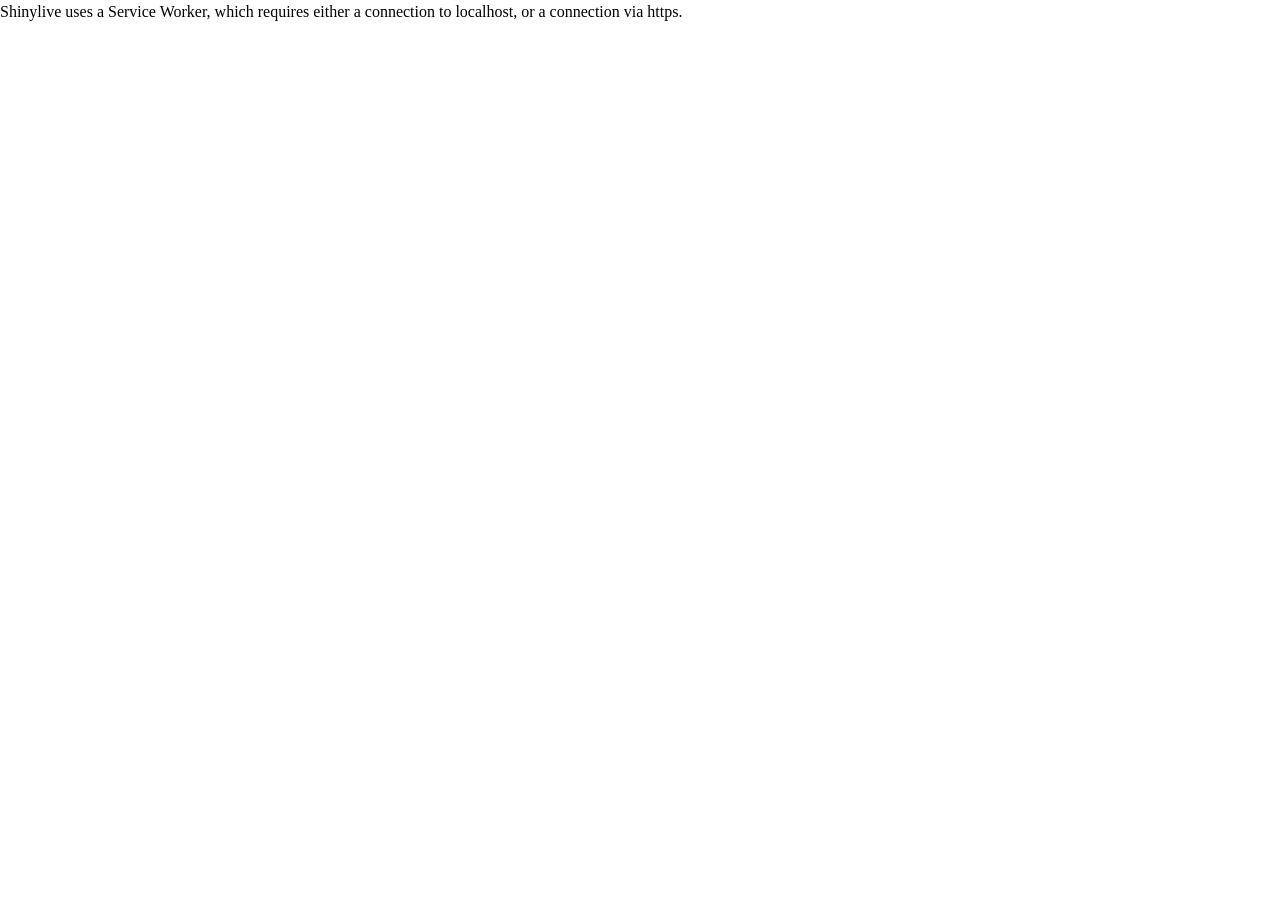
<file: docs/index.html>
<!doctype html>
<html lang="en">
  <head>
    <meta charset="UTF-8" />
    <meta name="viewport" content="width=device-width, initial-scale=1.0" />
    <title>Manillen | Speeldagen</title>
    <script
      src="./shinylive/load-shinylive-sw.js"
      type="module"
    ></script>
    <script type="module">
      import { runExportedApp } from "./shinylive/shinylive.js";
      runExportedApp({
        id: "root",
        appEngine: "python",
        relPath: "",
      });
    </script>
    <link rel="stylesheet" href="./shinylive/style-resets.css" />
    <link rel="stylesheet" href="./shinylive/shinylive.css" />
    
  
    <meta property="og:title" content="Manillen | Speeldagen" />
    <meta property="og:description" content="Alleen-lezen overzicht van Manillen-speeldagen, tussenstand en parenhistoriek." />
    <meta property="og:type" content="website" />
    <meta property="og:url" content="https://nubrodr.github.io/Manillen/" />
    <meta property="og:image" content="https://nubrodr.github.io/Manillen/images/android-chrome-512x512.png" />
    
      <link rel="icon" href="./favicon.ico" type="image/x-icon" />
  </head>
  <body>
    
    <div style="height: 100vh; width: 100vw" id="root"></div>
    
  </body>
</html>
</file>
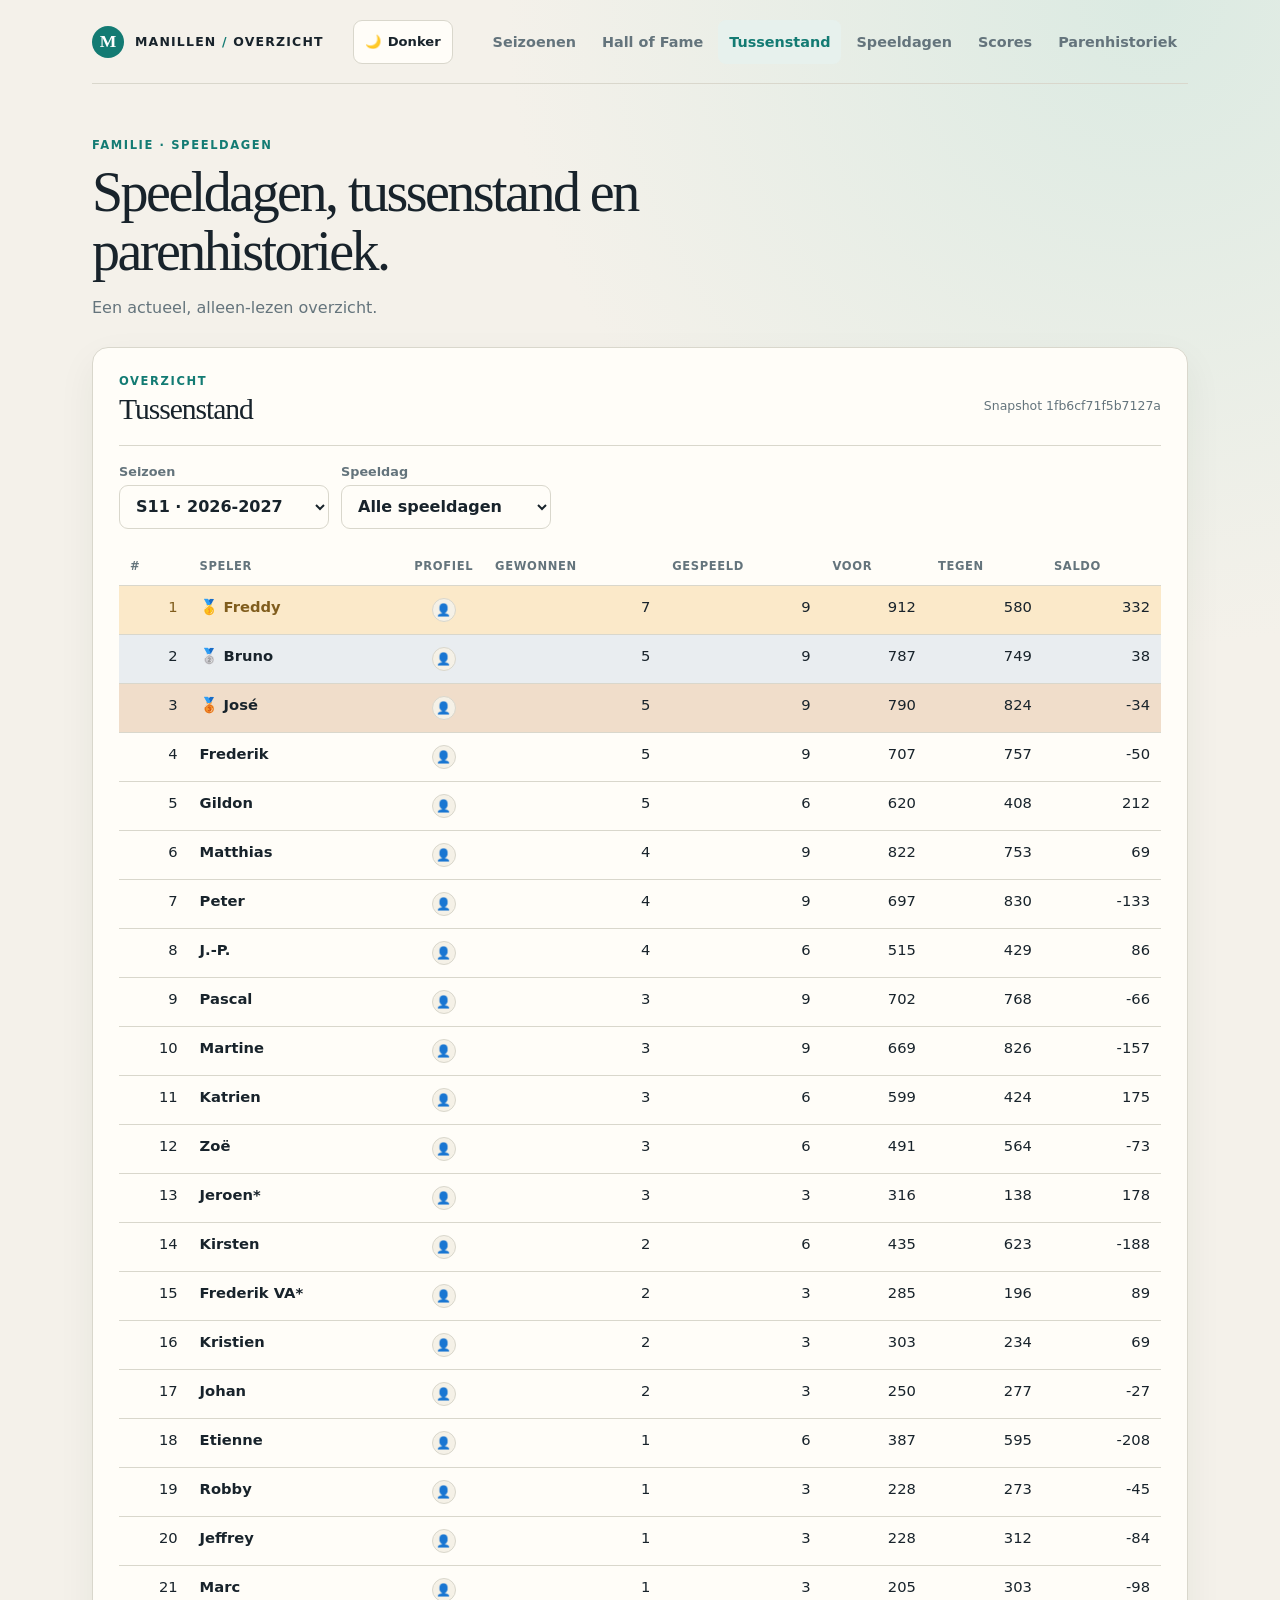
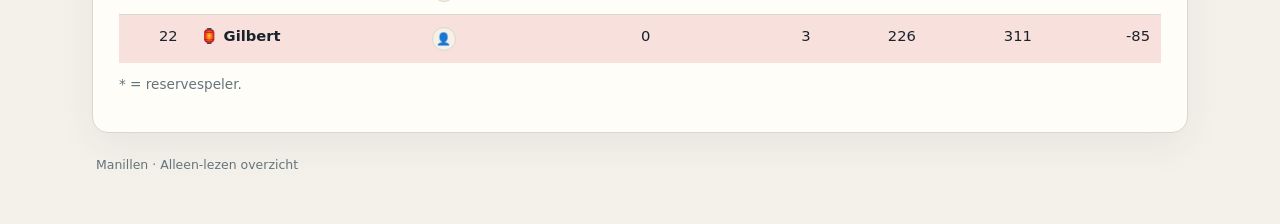
<file: temp_preview_site/index.html>
<!doctype html>
<html lang="nl">
  <head>
    <meta charset="utf-8">
    <meta name="viewport" content="width=device-width, initial-scale=1, viewport-fit=cover">
    <meta name="robots" content="noindex">
    <meta name="theme-color" content="#f4f2ed">
    <meta name="description" content="Alleen-lezen overzicht van Manillen-speeldagen, tussenstand en parenhistoriek.">
    <title>Manillen | Speeldagen</title>
    <link rel="icon" href="./favicon.svg" type="image/svg+xml">
    <link rel="stylesheet" href="./styles.css?v=1fb6cf71f5b7127a-fd10688d1e2f">
    <script type="module" src="./service-worker-cleanup.js?v=1fb6cf71f5b7127a-fd10688d1e2f"></script>
    <script type="module" src="./app.js?v=1fb6cf71f5b7127a-fd10688d1e2f"></script>
  </head>
  <body>
    <div class="app-shell">
      <header class="site-header">
        <a class="brand" href="#/tussenstand" aria-label="Manillen, startpagina">
          <span class="brand-mark" aria-hidden="true">M</span>
          <span>MANILLEN <span class="brand-slash">/</span> OVERZICHT</span>
        </a>
        <button id="theme-toggle" class="theme-toggle" type="button" aria-pressed="false">
          <span id="theme-icon" aria-hidden="true">🌙</span>
          <span id="theme-label">Donkere modus</span>
        </button>
        <button
          id="navigation-toggle"
          class="menu-toggle"
          type="button"
          aria-expanded="false"
          aria-controls="primary-navigation"
          aria-label="Open navigatie"
        >
          <span aria-hidden="true"></span>
          <span aria-hidden="true"></span>
          <span aria-hidden="true"></span>
        </button>
        <nav id="primary-navigation" class="primary-navigation" aria-label="Hoofdnavigatie">
          <a href="#/seizoenen" data-route="seizoenen">Seizoenen</a>
          <a href="#/hall-of-fame" data-route="hall-of-fame">Hall of Fame</a>
          <a href="#/tussenstand" data-route="tussenstand">Tussenstand</a>
          <a href="#/speeldagen" data-route="speeldagen">Speeldagen</a>
          <a href="#/scores" data-route="scores">Scores</a>
          <a href="#/parenhistoriek" data-route="parenhistoriek">Parenhistoriek</a>
        </nav>
      </header>
      <p id="legacy-worker-status" class="error-state" role="alert" hidden></p>
      <main id="main-content" tabindex="-1">
        <section class="intro" aria-labelledby="page-heading">
          <p class="eyebrow">FAMILIE · SPEELDAGEN</p>
          <h1 id="page-heading">Speeldagen, tussenstand en parenhistoriek.</h1>
          <p class="intro-copy">Een actueel, alleen-lezen overzicht.</p>
        </section>
        <section class="panel" aria-labelledby="view-heading">
          <div class="view-heading">
            <div>
              <p id="view-kicker" class="eyebrow">OVERZICHT</p>
              <h2 id="view-heading">Tussenstand</h2>
            </div>
            <p id="build-label" class="build-label"></p>
          </div>
          <div id="view-controls" class="view-controls" aria-label="Filters"></div>
          <div id="view-content" aria-live="polite" aria-busy="true">
            <div class="loading-state">
              <span class="loading-indicator" aria-hidden="true"></span>
              <p>Gegevens laden…</p>
            </div>
          </div>
        </section>
      </main>
      <footer class="site-footer">Manillen <span aria-hidden="true">·</span> Alleen-lezen overzicht</footer>
    </div>
  </body>
</html>
</file>
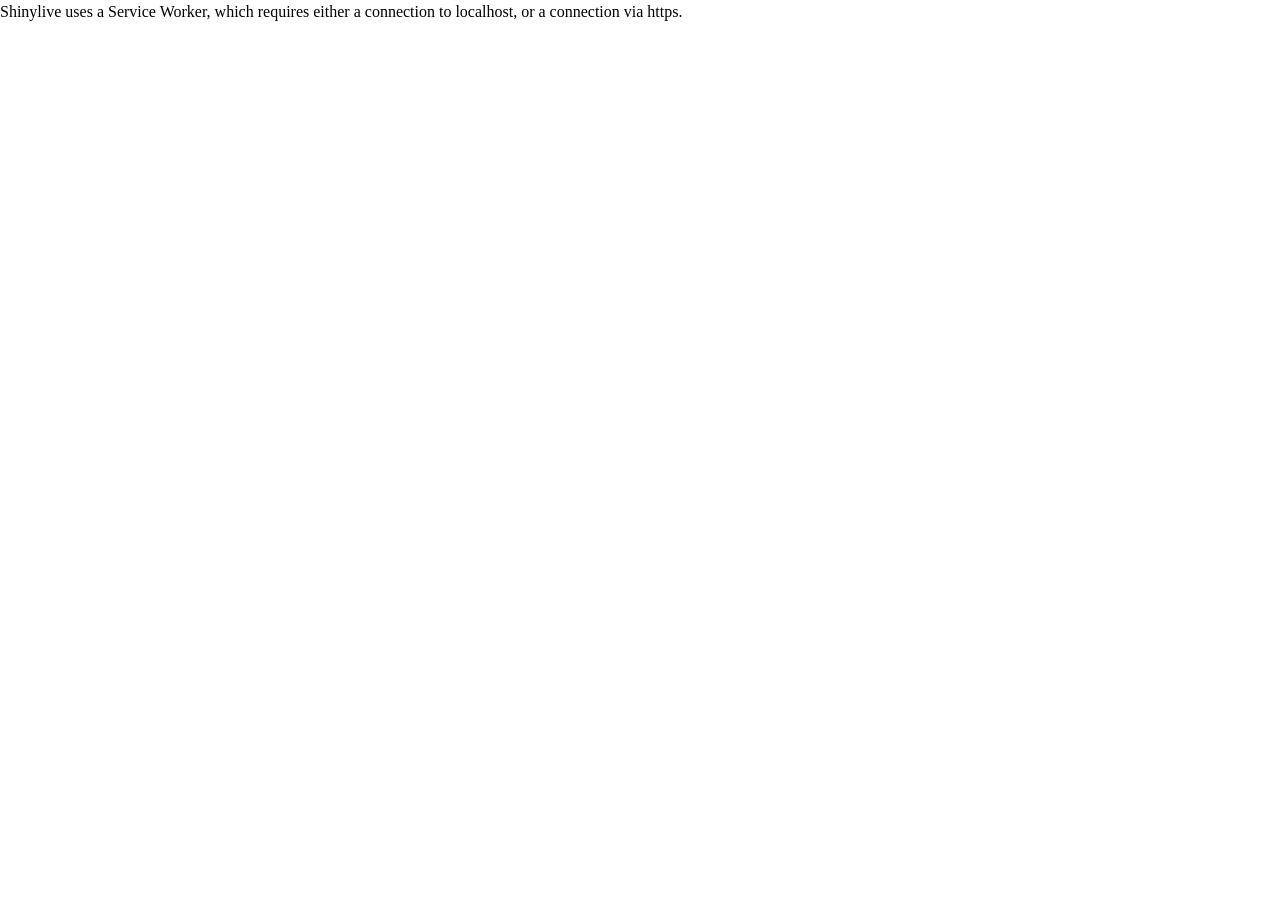
<file: docs/edit/index.html>
<!doctype html>
<html xmlns="http://www.w3.org/1999/xhtml" lang="en">
  <head>
    <title>Redirect to editable app</title>
    <meta
      http-equiv="refresh"
      content="0;URL='../index.html?_shinylive-mode=editor-terminal-viewer'"
    />
  </head>
  <body></body>
</html>
</file>
<file: docs/shinylive/shinylive.css>
/* Shinylive 0.10.14
// Copyright 2026 Posit, PBC */
/* src/Components/App.css */
@font-face {
  font-family: "Source Sans Pro";
  src: url("./SourceSansPro-Regular.otf-PVQ5ZP77.woff2") format("woff2");
  font-weight: normal;
  font-style: normal;
}
:root {
  --colors-grey: grey;
  --colors-blue: #007bc2;
  --colors-blue-dark: hsl(207, 69%, 35%);
  --colors-red: #c10000;
  --colors-white: white;
  --colors-bg: white;
  --colors-fg: #333;
  --font-face:
    "Source Sans Pro",
    Arial,
    Helvetica,
    sans-serif;
  --font-size: 14px;
  --font-mono-face:
    Menlo,
    Monaco,
    Consolas,
    "Liberation Mono",
    "Courier New",
    monospace;
  --font-mono-size: 12px;
  --panel-roundness: 5px;
  --button-roundness: 5px;
  --container-roundness: calc(var(--panel-roundness) * 1.4);
  --shadow-color: 0deg 0% 56%;
  --shadow-elevation-low:
    0.3px 0.4px 0.6px hsl(var(--shadow-color) / 0.34),
    0.5px 0.7px 1px -1.2px hsl(var(--shadow-color) / 0.34),
    1.2px 1.7px 2.3px -2.5px hsl(var(--shadow-color) / 0.34);
  --shadow-elevation-medium:
    0.3px 0.4px 0.6px hsl(var(--shadow-color) / 0.36),
    1px 1.4px 1.9px -0.8px hsl(var(--shadow-color) / 0.36),
    2.6px 3.4px 4.8px -1.7px hsl(var(--shadow-color) / 0.36),
    6.2px 8.3px 11.7px -2.5px hsl(var(--shadow-color) / 0.36);
}
.shinylive-container {
  --pad: 2px;
  height: 100%;
  width: 100%;
  min-height: 100px;
  min-width: 400px;
  padding: var(--pad);
  border-radius: var(--container-roundness);
  background-color: #e6e6e6;
}
.shinylive-container.viewer {
  --pad: 0;
  min-width: unset;
}
.shinylive-container > div {
  border-radius: var(--panel-roundness);
  background-color: var(--colors-bg);
}
.shinylive-example-selector {
  grid-area: exampleselector;
}
.shinylive-editor {
  grid-area: editor;
}
.shinylive-terminal {
  grid-area: terminal;
}
.shinylive-viewer {
  grid-area: viewer;
}
button {
  background-color: var(--colors-blue);
  color: var(--colors-white);
  font-family: var(--font-face);
  font-size: var(--font-size);
  border-style: solid;
  border-color: var(--colors-white);
  border-radius: var(--button-roundness);
  cursor: pointer;
  padding: 0.2rem 0.5rem;
}
button:disabled {
  cursor: default;
  background-color: #c8c8c8;
}
.shinylive-container.editor-cell {
  padding: 0;
}
.shinylive-container.editor-cell .shinylive-editor {
  border-bottom-right-radius: 0;
  border-bottom-left-radius: 0;
}
.shinylive-container.editor-cell .shinylive-output-cell {
  border-top: 2px solid #eeeff2;
  border-top-right-radius: 0;
  border-top-left-radius: 0;
}
.shinylive-container.editor-cell .shinylive-output-cell .rendered-html {
  padding: 2px 12px 3px 12px;
}
.shinylive-container.editor-cell .shinylive-output-cell pre.output-content {
  border-top-right-radius: 0;
  border-top-left-radius: 0;
  background-color: #eeeff2;
  font-size: 13px;
  line-height: 1.8;
  padding: 2px 12px 5px 12px;
  margin-bottom: 0;
  color: #666;
}
.shinylive-container.editor-cell .editor-container {
  padding: 0;
}
.shinylive-container.editor-cell .cm-scroller {
  padding: 12px 12px 4px 12px;
}

/* src/Components/ExampleSelector.css */
.shinylive-example-selector {
  padding: 3px 3px 3px 8px;
  font-family: var(--font-face);
  --indent: 8px;
  --divider-color: #f1f1f1;
}
.shinylive-example-selector > .categories {
  height: 100%;
  overflow-y: auto;
  padding: var(--indent);
}
.shinylive-example-selector > .categories .category-title {
  color: var(--colors-blue, blue);
  margin-top: calc(var(--indent) * 2);
}
.shinylive-example-selector .example {
  --v-pad: calc(var(--indent));
  --h-pad: calc(var(--indent) * 2);
  padding-left: var(--h-pad);
  padding-top: var(--v-pad);
  padding-bottom: var(--v-pad);
  cursor: default;
  position: relative;
  --sidebar-color: var(--colors-grey);
  --sidebar-indent: calc(var(--indent) / 1.3);
  --sidebar-w: 1px;
}
.shinylive-example-selector .example > a {
  text-decoration: unset;
  color: unset;
  cursor: unset;
}
.shinylive-example-selector .example:hover:not(.selected) {
  cursor: pointer;
}
.shinylive-example-selector .example.selected,
.shinylive-example-selector .example:hover {
  --sidebar-w: 4px;
}
.shinylive-example-selector .example.selected {
  --sidebar-color: var(--colors-blue, blue);
}
.shinylive-example-selector .example:before {
  content: "";
  position: absolute;
  height: 70%;
  top: 15%;
  width: var(--sidebar-w);
  border-radius: var(--button-roundness, 5px);
  left: calc(var(--sidebar-indent) - var(--sidebar-w) - 1px);
  background-color: var(--sidebar-color);
}
.shinylive-example-selector .example .title {
  font-weight: 500;
}
.shinylive-example-selector .example .about {
  color: var(--colors-grey, grey);
  font-size: small;
  font-style: italic;
  font-weight: 400;
}
.shinylive-example-selector > .categories > section > .divider {
  width: 100%;
  height: 1px;
  background-color: var(--divider-color);
}

/* src/Components/HeaderBar.css */
.HeaderBar {
  height: 30px;
  padding: 3px 8px;
  background-color: #007BC2;
  font-family: var(--font-face);
  font-size: 1.1rem;
  color: var(--colors-white);
  display: flex;
}
.HeaderBar > a.page-title {
  display: inherit;
  color: var(--colors-white);
  text-decoration: none;
  flex-direction: row;
  margin-right: auto;
}
.HeaderBar .shiny-logo {
  height: 22px;
  display: inline-block;
  margin-right: 6px;
  margin-left: 4px;
  margin-top: 1px;
}
.HeaderBar > div {
  flex-direction: row;
  margin-right: 1rem;
}
.HeaderBar button.code-run-button {
  border: none;
  font-size: 0.9rem;
  padding: 0.2rem 0.5rem;
  background-color: transparent;
  white-space: nowrap;
  fill: rgba(255, 255, 255, 0.8);
}
.HeaderBar button.code-run-button svg.shinylive-icon {
  font-size: 1em;
}
.HeaderBar button.code-run-button span.button-label {
  vertical-align: 0.15em;
  margin-left: 0.3em;
}
.HeaderBar .code-run-button:hover {
  color: var(--colors-white);
  fill: var(--colors-white);
}

/* src/Components/Icons.css */
.shinylive-icon {
  display: inline-block;
  height: 1em;
}

/* src/Components/OutputCell.css */
.shinylive-output-cell div.rendered-html table {
  border: none;
  border-collapse: collapse;
  border-spacing: 0;
  color: black;
  font-size: 90%;
  table-layout: fixed;
}
.shinylive-output-cell div.rendered-html thead {
  border-bottom: 1px solid black;
  vertical-align: bottom;
}
.shinylive-output-cell div.rendered-html tr,
.shinylive-output-cell div.rendered-html th,
.shinylive-output-cell div.rendered-html td {
  text-align: right;
  vertical-align: middle;
  padding: 0.5em 0.5em;
  line-height: normal;
  white-space: normal;
  max-width: none;
  border: none;
}
.shinylive-output-cell div.rendered-html th {
  font-weight: bold;
}
.shinylive-output-cell div.rendered-html tbody tr:nth-child(odd) {
  background: #f5f5f5;
}
.shinylive-output-cell div.rendered-html tbody tr:hover {
  background: rgba(66, 165, 245, 0.2);
}

/* src/Components/ResizableGrid/ResizableGrid.css */
.ResizableGrid {
  --pad: 2px;
  --panel-gap: 3px;
  --sizer-margin-offset: calc(-1 * var(--panel-gap));
  --expansion-scale: 3;
  height: 100%;
  width: 100%;
  min-height: 80px;
  min-width: 400px;
  display: grid;
  padding: 0;
  gap: var(--panel-gap);
  position: relative;
}
.ResizableGrid > * {
  min-width: 0;
  min-height: 0;
}
div.ResizableGrid--col-sizer,
div.ResizableGrid--row-sizer {
  opacity: 0;
  position: relative;
  transition: transform 1s 0.5s;
}
.ResizableGrid--col-sizer {
  grid-row: 1/-1;
  width: var(--panel-gap);
  margin-left: var(--sizer-margin-offset);
  height: 100%;
  cursor: ew-resize;
}
.ResizableGrid--row-sizer {
  grid-column: 1/-1;
  height: var(--panel-gap);
  margin-top: var(--sizer-margin-offset);
  width: 100%;
  cursor: ns-resize;
}
.ResizableGrid--col-sizer:hover,
.ResizableGrid--row-sizer:hover {
  z-index: 9999;
  transition: transform 0s;
}
.ResizableGrid--col-sizer:hover {
  transform: scaleX(var(--expansion-scale));
}
.ResizableGrid--row-sizer:hover {
  transform: scaleY(var(--expansion-scale));
}
div#size-detection-cell {
  width: 100%;
  height: 100%;
  grid-row: 1/-1;
  grid-column: 1/-1;
}

/* node_modules/xterm/css/xterm.css */
.xterm {
  cursor: text;
  position: relative;
  user-select: none;
  -ms-user-select: none;
  -webkit-user-select: none;
}
.xterm.focus,
.xterm:focus {
  outline: none;
}
.xterm .xterm-helpers {
  position: absolute;
  top: 0;
  z-index: 5;
}
.xterm .xterm-helper-textarea {
  padding: 0;
  border: 0;
  margin: 0;
  position: absolute;
  opacity: 0;
  left: -9999em;
  top: 0;
  width: 0;
  height: 0;
  z-index: -5;
  white-space: nowrap;
  overflow: hidden;
  resize: none;
}
.xterm .composition-view {
  background: #000;
  color: #FFF;
  display: none;
  position: absolute;
  white-space: nowrap;
  z-index: 1;
}
.xterm .composition-view.active {
  display: block;
}
.xterm .xterm-viewport {
  background-color: #000;
  overflow-y: scroll;
  cursor: default;
  position: absolute;
  right: 0;
  left: 0;
  top: 0;
  bottom: 0;
}
.xterm .xterm-screen {
  position: relative;
}
.xterm .xterm-screen canvas {
  position: absolute;
  left: 0;
  top: 0;
}
.xterm .xterm-scroll-area {
  visibility: hidden;
}
.xterm-char-measure-element {
  display: inline-block;
  visibility: hidden;
  position: absolute;
  top: 0;
  left: -9999em;
  line-height: normal;
}
.xterm.enable-mouse-events {
  cursor: default;
}
.xterm.xterm-cursor-pointer,
.xterm .xterm-cursor-pointer {
  cursor: pointer;
}
.xterm.column-select.focus {
  cursor: crosshair;
}
.xterm .xterm-accessibility,
.xterm .xterm-message {
  position: absolute;
  left: 0;
  top: 0;
  bottom: 0;
  right: 0;
  z-index: 10;
  color: transparent;
  pointer-events: none;
}
.xterm .live-region {
  position: absolute;
  left: -9999px;
  width: 1px;
  height: 1px;
  overflow: hidden;
}
.xterm-dim {
  opacity: 1 !important;
}
.xterm-underline-1 {
  text-decoration: underline;
}
.xterm-underline-2 {
  text-decoration: double underline;
}
.xterm-underline-3 {
  text-decoration: wavy underline;
}
.xterm-underline-4 {
  text-decoration: dotted underline;
}
.xterm-underline-5 {
  text-decoration: dashed underline;
}
.xterm-overline {
  text-decoration: overline;
}
.xterm-overline.xterm-underline-1 {
  text-decoration: overline underline;
}
.xterm-overline.xterm-underline-2 {
  text-decoration: overline double underline;
}
.xterm-overline.xterm-underline-3 {
  text-decoration: overline wavy underline;
}
.xterm-overline.xterm-underline-4 {
  text-decoration: overline dotted underline;
}
.xterm-overline.xterm-underline-5 {
  text-decoration: overline dashed underline;
}
.xterm-strikethrough {
  text-decoration: line-through;
}
.xterm-screen .xterm-decoration-container .xterm-decoration {
  z-index: 6;
  position: absolute;
}
.xterm-screen .xterm-decoration-container .xterm-decoration.xterm-decoration-top-layer {
  z-index: 7;
}
.xterm-decoration-overview-ruler {
  z-index: 8;
  position: absolute;
  top: 0;
  right: 0;
  pointer-events: none;
}
.xterm-decoration-top {
  z-index: 2;
  position: relative;
}

/* src/Components/Terminal.css */
.shinylive-terminal.terminal {
  height: 100%;
  position: relative;
  overflow: hidden;
  padding: 0.5rem;
  --color: #333;
  --background: white;
  --size: 1;
  --font:
    Menlo,
    Monaco,
    Consolas,
    "Liberation Mono",
    "Courier New",
    monospace;
}
.xterm {
  padding: 8px;
}

/* src/Components/LoadingAnimation.css */
.loading-animation {
  --animation-start-color: #fafafa;
  --animation-end-color: #cccccc;
  --hex-width: 16px;
  background-color: inherit;
  box-shadow: inherit;
  text-align: center;
  font-size: 0;
  -webkit-animation: loading-animation-fade-in 1s;
  animation: loading-animation-fade-in 1s;
}
.loading-animation .hex {
  display: inline-block;
  position: relative;
  width: var(--hex-width);
  height: calc(0.57735 * var(--hex-width));
  margin: calc(0.216 * var(--hex-width)) calc(var(--hex-width) / 12);
  background-color: var(--animation-start-color);
  vertical-align: middle;
  -webkit-animation: loading-animation-pulse 3.75s infinite;
  animation: loading-animation-pulse 3.75s infinite;
}
.loading-animation .hex::before,
.loading-animation .hex::after {
  content: "";
  display: block;
  position: absolute;
  width: calc(0.7071 * var(--hex-width));
  height: calc(0.7071 * var(--hex-width));
  background-color: inherit;
  transform-origin: 0 0;
  transform: scaleY(0.57735) rotate(-45deg);
  animation: inherit;
}
.loading-animation .hex::before {
  top: 0;
}
.loading-animation .hex::after {
  top: calc(0.57735 * var(--hex-width));
}
.loading-animation .hex:nth-of-type(2n) {
  -webkit-animation-delay: 0s;
  animation-delay: 0s;
}
.loading-animation .hex:nth-of-type(2n+1) {
  -webkit-animation-delay: -1.1s;
  animation-delay: -1.05s;
}
.loading-animation .hex:nth-of-type(2n+2) {
  -webkit-animation-delay: -1.97s;
  animation-delay: -1.97s;
}
.loading-animation .hex:nth-of-type(2n+3) {
  -webkit-animation-delay: -1.8s;
  animation-delay: -1.8s;
}
.loading-animation .hex:nth-of-type(2n+4) {
  -webkit-animation-delay: -1.1s;
  animation-delay: -1.1s;
}
.loading-animation .hex:nth-of-type(2n+5) {
  -webkit-animation-delay: -1.1s;
  animation-delay: -1.1s;
}
.loading-animation .hex:nth-of-type(2n+6) {
  -webkit-animation-delay: -1.8s;
  animation-delay: -1.8s;
}
.loading-animation .hex:nth-of-type(2n+7) {
  -webkit-animation-delay: -1.7s;
  animation-delay: -1.7s;
}
.loading-animation .hex:nth-of-type(2n+8) {
  -webkit-animation-delay: -1.2s;
  animation-delay: -1.2s;
}
.loading-animation .hex:nth-of-type(2n+9) {
  -webkit-animation-delay: -1.3s;
  animation-delay: -1.3s;
}
.loading-animation .hex:nth-of-type(2n+11) {
  -webkit-animation-delay: -1.6s;
  animation-delay: -1.6s;
}
.loading-animation .hex:nth-of-type(2n+12) {
  -webkit-animation-delay: -1.6s;
  animation-delay: -1.6s;
}
.loading-animation .hex:nth-of-type(2n+13) {
  -webkit-animation-delay: -1.3s;
  animation-delay: -1.3s;
}
.loading-animation .hex:nth-of-type(2n+14) {
  -webkit-animation-delay: -1.3s;
  animation-delay: -1.3s;
}
.loading-animation .hex:nth-of-type(2n+15) {
  -webkit-animation-delay: -1.5s;
  animation-delay: -1.5s;
}
.loading-animation .hex:nth-of-type(2n+16) {
  -webkit-animation-delay: -1.5s;
  animation-delay: -1.5s;
}
.loading-animation .hex:nth-of-type(2n+17) {
  -webkit-animation-delay: -1.3s;
  animation-delay: -1.3s;
}
.loading-animation .hex:nth-of-type(2n+18) {
  -webkit-animation-delay: -1.4s;
  animation-delay: -1.4s;
}
.loading-animation .hex:nth-of-type(2n+19) {
  -webkit-animation-delay: -1.45s;
  animation-delay: -1.45s;
}
.loading-animation .spacer {
  display: inline-block;
  width: calc(var(--hex-width) * 14 / 12);
}
@keyframes loading-animation-pulse {
  0% {
    background-color: var(--animation-start-color);
  }
  50% {
    background-color: var(--animation-end-color);
  }
  100% {
    background-color: var(--animation-start-color);
  }
}
@keyframes loading-animation-fade-in {
  0% {
    opacity: 0;
  }
  20% {
    opacity: 0;
  }
  100% {
    opacity: 1;
  }
}

/* src/Components/Viewer.css */
.shinylive-viewer {
  height: 100%;
  width: 100%;
  position: relative;
}
.app-frame {
  border-radius: var(--panel-roundness);
  border: 0;
}
.shinylive-viewer iframe {
  background-color: white;
  width: 100%;
  height: 100%;
  display: block;
}
.shinylive-viewer .loading-wrapper {
  overflow: auto;
  background-color: white;
  position: absolute;
  height: 100%;
  width: 100%;
  top: 0px;
  left: 0px;
  display: flex;
  justify-content: center;
  align-items: center;
}
.shinylive-viewer .loading-wrapper.loading-wrapper-error {
  justify-content: left;
}
.shinylive-viewer .loading-wrapper .error-alert {
  text-align: center;
  font-size: 1.4rem;
  font-family: var(--font-face);
  -webkit-animation: loading-animation-fade-in 0.5s;
  animation: loading-animation-fade-in 0.5s;
}
.shinylive-viewer .loading-wrapper .error-alert .error-icon {
  display: inline-block;
  text-align: center;
  width: 85px;
  margin-bottom: 0.5rem;
}
.shinylive-viewer .loading-wrapper .error-alert .error-log {
  font-size: 0.7rem;
  text-align: left;
  padding: 0.3rem;
}
@keyframes loading-animation-fade-in {
  0% {
    opacity: 0;
  }
  100% {
    opacity: 1;
  }
}

/* node_modules/balloon-css/balloon.min.css */
:root {
  --balloon-border-radius: 2px;
  --balloon-color: rgba(16,16,16,0.95);
  --balloon-text-color: #fff;
  --balloon-font-size: 12px;
  --balloon-move: 4px;
}
button[aria-label][data-balloon-pos] {
  overflow: visible;
}
[aria-label][data-balloon-pos] {
  position: relative;
  cursor: pointer;
}
[aria-label][data-balloon-pos]:after {
  opacity: 0;
  pointer-events: none;
  transition: all 0.18s ease-out 0.18s;
  text-indent: 0;
  font-family:
    -apple-system,
    BlinkMacSystemFont,
    "Segoe UI",
    Roboto,
    Oxygen,
    Ubuntu,
    Cantarell,
    "Open Sans",
    "Helvetica Neue",
    sans-serif;
  font-weight: normal;
  font-style: normal;
  text-shadow: none;
  font-size: var(--balloon-font-size);
  background: var(--balloon-color);
  border-radius: 2px;
  color: var(--balloon-text-color);
  border-radius: var(--balloon-border-radius);
  content: attr(aria-label);
  padding: .5em 1em;
  position: absolute;
  white-space: nowrap;
  z-index: 10;
}
[aria-label][data-balloon-pos]:before {
  width: 0;
  height: 0;
  border: 5px solid transparent;
  border-top-color: var(--balloon-color);
  opacity: 0;
  pointer-events: none;
  transition: all 0.18s ease-out 0.18s;
  content: "";
  position: absolute;
  z-index: 10;
}
[aria-label][data-balloon-pos]:hover:before,
[aria-label][data-balloon-pos]:hover:after,
[aria-label][data-balloon-pos][data-balloon-visible]:before,
[aria-label][data-balloon-pos][data-balloon-visible]:after,
[aria-label][data-balloon-pos]:not([data-balloon-nofocus]):focus:before,
[aria-label][data-balloon-pos]:not([data-balloon-nofocus]):focus:after {
  opacity: 1;
  pointer-events: none;
}
[aria-label][data-balloon-pos].font-awesome:after {
  font-family:
    FontAwesome,
    -apple-system,
    BlinkMacSystemFont,
    "Segoe UI",
    Roboto,
    Oxygen,
    Ubuntu,
    Cantarell,
    "Open Sans",
    "Helvetica Neue",
    sans-serif;
}
[aria-label][data-balloon-pos][data-balloon-break]:after {
  white-space: pre;
}
[aria-label][data-balloon-pos][data-balloon-break][data-balloon-length]:after {
  white-space: pre-line;
  word-break: break-word;
}
[aria-label][data-balloon-pos][data-balloon-blunt]:before,
[aria-label][data-balloon-pos][data-balloon-blunt]:after {
  transition: none;
}
[aria-label][data-balloon-pos][data-balloon-pos=up]:hover:after,
[aria-label][data-balloon-pos][data-balloon-pos=up][data-balloon-visible]:after,
[aria-label][data-balloon-pos][data-balloon-pos=down]:hover:after,
[aria-label][data-balloon-pos][data-balloon-pos=down][data-balloon-visible]:after {
  transform: translate(-50%, 0);
}
[aria-label][data-balloon-pos][data-balloon-pos=up]:hover:before,
[aria-label][data-balloon-pos][data-balloon-pos=up][data-balloon-visible]:before,
[aria-label][data-balloon-pos][data-balloon-pos=down]:hover:before,
[aria-label][data-balloon-pos][data-balloon-pos=down][data-balloon-visible]:before {
  transform: translate(-50%, 0);
}
[aria-label][data-balloon-pos][data-balloon-pos*=-left]:after {
  left: 0;
}
[aria-label][data-balloon-pos][data-balloon-pos*=-left]:before {
  left: 5px;
}
[aria-label][data-balloon-pos][data-balloon-pos*=-right]:after {
  right: 0;
}
[aria-label][data-balloon-pos][data-balloon-pos*=-right]:before {
  right: 5px;
}
[aria-label][data-balloon-pos][data-balloon-po*=-left]:hover:after,
[aria-label][data-balloon-pos][data-balloon-po*=-left][data-balloon-visible]:after,
[aria-label][data-balloon-pos][data-balloon-pos*=-right]:hover:after,
[aria-label][data-balloon-pos][data-balloon-pos*=-right][data-balloon-visible]:after {
  transform: translate(0, 0);
}
[aria-label][data-balloon-pos][data-balloon-po*=-left]:hover:before,
[aria-label][data-balloon-pos][data-balloon-po*=-left][data-balloon-visible]:before,
[aria-label][data-balloon-pos][data-balloon-pos*=-right]:hover:before,
[aria-label][data-balloon-pos][data-balloon-pos*=-right][data-balloon-visible]:before {
  transform: translate(0, 0);
}
[aria-label][data-balloon-pos][data-balloon-pos^=up]:before,
[aria-label][data-balloon-pos][data-balloon-pos^=up]:after {
  bottom: 100%;
  transform-origin: top;
  transform: translate(0, var(--balloon-move));
}
[aria-label][data-balloon-pos][data-balloon-pos^=up]:after {
  margin-bottom: 10px;
}
[aria-label][data-balloon-pos][data-balloon-pos=up]:before,
[aria-label][data-balloon-pos][data-balloon-pos=up]:after {
  left: 50%;
  transform: translate(-50%, var(--balloon-move));
}
[aria-label][data-balloon-pos][data-balloon-pos^=down]:before,
[aria-label][data-balloon-pos][data-balloon-pos^=down]:after {
  top: 100%;
  transform: translate(0, calc(var(--balloon-move) * -1));
}
[aria-label][data-balloon-pos][data-balloon-pos^=down]:after {
  margin-top: 10px;
}
[aria-label][data-balloon-pos][data-balloon-pos^=down]:before {
  width: 0;
  height: 0;
  border: 5px solid transparent;
  border-bottom-color: var(--balloon-color);
}
[aria-label][data-balloon-pos][data-balloon-pos=down]:after,
[aria-label][data-balloon-pos][data-balloon-pos=down]:before {
  left: 50%;
  transform: translate(-50%, calc(var(--balloon-move) * -1));
}
[aria-label][data-balloon-pos][data-balloon-pos=left]:hover:after,
[aria-label][data-balloon-pos][data-balloon-pos=left][data-balloon-visible]:after,
[aria-label][data-balloon-pos][data-balloon-pos=right]:hover:after,
[aria-label][data-balloon-pos][data-balloon-pos=right][data-balloon-visible]:after {
  transform: translate(0, -50%);
}
[aria-label][data-balloon-pos][data-balloon-pos=left]:hover:before,
[aria-label][data-balloon-pos][data-balloon-pos=left][data-balloon-visible]:before,
[aria-label][data-balloon-pos][data-balloon-pos=right]:hover:before,
[aria-label][data-balloon-pos][data-balloon-pos=right][data-balloon-visible]:before {
  transform: translate(0, -50%);
}
[aria-label][data-balloon-pos][data-balloon-pos=left]:after,
[aria-label][data-balloon-pos][data-balloon-pos=left]:before {
  right: 100%;
  top: 50%;
  transform: translate(var(--balloon-move), -50%);
}
[aria-label][data-balloon-pos][data-balloon-pos=left]:after {
  margin-right: 10px;
}
[aria-label][data-balloon-pos][data-balloon-pos=left]:before {
  width: 0;
  height: 0;
  border: 5px solid transparent;
  border-left-color: var(--balloon-color);
}
[aria-label][data-balloon-pos][data-balloon-pos=right]:after,
[aria-label][data-balloon-pos][data-balloon-pos=right]:before {
  left: 100%;
  top: 50%;
  transform: translate(calc(var(--balloon-move) * -1), -50%);
}
[aria-label][data-balloon-pos][data-balloon-pos=right]:after {
  margin-left: 10px;
}
[aria-label][data-balloon-pos][data-balloon-pos=right]:before {
  width: 0;
  height: 0;
  border: 5px solid transparent;
  border-right-color: var(--balloon-color);
}
[aria-label][data-balloon-pos][data-balloon-length]:after {
  white-space: normal;
}
[aria-label][data-balloon-pos][data-balloon-length=small]:after {
  width: 80px;
}
[aria-label][data-balloon-pos][data-balloon-length=medium]:after {
  width: 150px;
}
[aria-label][data-balloon-pos][data-balloon-length=large]:after {
  width: 260px;
}
[aria-label][data-balloon-pos][data-balloon-length=xlarge]:after {
  width: 380px;
}
@media screen and (max-width: 768px) {
  [aria-label][data-balloon-pos][data-balloon-length=xlarge]:after {
    width: 90vw;
  }
}
[aria-label][data-balloon-pos][data-balloon-length=fit]:after {
  width: 100%;
}

/* src/Components/Editor.css */
.shinylive-editor {
  --bg-light-shade-color: #f6f6f6;
  --button-gray-color: #999;
  --button-hover-color: #hsl(207, 69%, 25%);
  --border-color: #aaa;
  --pad: 5px;
  display: grid;
  grid-template-rows: auto 1fr;
  grid-template-areas: "header" "editor";
  position: relative;
}
.ResizableGrid.editor-viewer.layout-vertical:not(.been-dragged) > .shinylive-editor {
  max-height: 800px;
}
.editor-header {
  grid-area: header;
}
.editor-container {
  grid-area: editor;
}
.shinylive-editor > div {
  min-width: 0;
  min-height: 0;
}
.editor-header {
  display: flex;
  padding-top: var(--pad);
  padding-left: var(--pad);
  padding-right: var(--pad);
  justify-content: space-between;
  align-items: flex-end;
  border-bottom: 1px solid var(--border-color);
}
.editor-files > button {
  font-size: 14px;
  font-family: var(--font-face);
  height: 26px;
  background-color: var(--bg-light-shade-color);
  color: #444;
  border: 1px solid #ddd;
  border-top-left-radius: 3px;
  border-top-right-radius: 3px;
  border-bottom: none;
  border-bottom-left-radius: 0;
  border-bottom-right-radius: 0;
  padding: 0 2px;
}
.editor-files button svg {
  vertical-align: unset;
}
.editor-filename {
  padding: 0 4px;
}
.editor-files > button.selected {
  color: black;
  background-color: var(--colors-bg);
  border-color: var(--border-color);
  position: relative;
  cursor: text;
}
.editor-files > button.selected::after {
  content: "";
  width: 100%;
  height: 4px;
  background-color: var(--colors-bg);
  position: absolute;
  bottom: -3px;
  left: 0;
  border-bottom-color: var(--colors-bg);
}
.editor-files > button.selected > input {
  width: 100%;
  font-size: 14px;
  font-family: var(--font-face);
  height: 26px;
  position: absolute;
  left: 4px;
  bottom: -0.5px;
  outline: none;
  border: none;
  color: var(--colors-blue);
  background-color: transparent;
}
.editor-files > button.selected > input.invalid-filename {
  color: var(--colors-red);
}
.editor-files > button > .editor-closebutton {
  width: 1.2rem;
  display: inline-block;
  color: var(--button-gray-color);
  font-weight: bold;
}
.editor-files > button.selected > .editor-closebutton + input {
  width: calc(100% - 21px);
}
.editor-files > .editor-addtab {
  border-color: rgba(0, 0, 0, 0);
  display: inline-block;
  line-height: 1rem;
  margin-left: 0.5rem;
  padding: 0;
}
.editor-files .editor-addbutton,
.editor-files .editor-uploadbutton {
  display: inline-block;
  color: var(--button-gray-color);
  fill: var(--button-gray-color);
  background-color: inherit;
  font-size: 1.2rem;
  font-weight: bold;
  padding: 0 0.3rem;
}
.editor-files .editor-uploadbutton {
  font-size: 0.7rem;
}
.editor-files .editor-closebutton:hover,
.editor-files .editor-addbutton:hover,
.editor-files .editor-uploadbutton:hover {
  color: var(--button-hover-color);
  fill: var(--button-hover-color);
  cursor: pointer;
}
.editor-container {
  padding: var(--pad);
  position: relative;
}
.editor-container .cm-editor {
  height: 100%;
}
.editor-container .cm-editor.cm-focused {
  outline: none;
}
.editor-container .cm-editor .cm-scroller {
  font-family: var(--font-mono-face);
  font-size: var(--font-mono-size);
}
.editor-container .cm-gutters {
  color: #aaa;
  background-color: var(--colors-bg);
  border-right: 1px solid #eee;
  padding-right: 4px;
}
.editor-container .cm-activeLineGutter {
  background-color: var(--colors-bg);
}
.editor-container .cm-tooltip {
  font-family: var(--font-face);
  font-size: var(--font-size);
}
.editor-container .cm-tooltip code {
  font-family: var(--font-mono-face);
  font-size: var(--font-mono-size);
  white-space: pre-wrap;
}
.editor-container .cm-diagnostic {
  font-family: var(--font-mono-face);
  font-size: var(--font-mono-size);
}
.editor-container .cm-signature-signature {
  font-family: var(--font-mono-face);
}
.editor-container .docstring {
  padding: 3px 6px;
  max-width: 650px;
  max-height: 300px;
  overflow-y: auto;
}
.editor-container .docstring pre {
  white-space: pre-wrap;
}
.editor-container .docstring h2 {
  font-size: 1.2em;
  font-weight: 600;
}
.shinylive-editor button.code-run-button {
  border: none;
  font-size: 0.8rem;
  padding: 0.2rem 0.5rem;
  background-color: transparent;
  white-space: nowrap;
}
.shinylive-editor .code-run-button:hover {
  color: var(--button-hover-color);
  fill: var(--button-hover-color);
}
.editor-header .code-run-button {
  align-self: center;
  color: var(--button-gray-color);
  fill: var(--button-gray-color);
}
.shinylive-editor .floating-buttons .code-run-button {
  position: absolute;
  top: 0;
  right: 0;
  border: 0;
  margin-top: 5px;
  margin-right: 5px;
  opacity: 0;
}
.shinylive-editor:hover .floating-buttons .code-run-button {
  color: var(--button-gray-color);
  fill: var(--button-gray-color);
  opacity: 1;
}
.shinylive-editor .floating-buttons .code-run-button:hover {
  color: var(--button-hover-color);
  fill: var(--button-hover-color);
}

/* src/Components/ShareModal.css */
.ShareModal {
  position: absolute;
  top: 50px;
  left: 50px;
  width: 600px;
  font-family: var(--font-face);
  background: white;
  border: 1px solid #ccc;
  border-radius: 5px;
  padding: 8px 14px;
  transition: 0.4s ease-out;
  box-shadow: 0.5rem 0.5rem 2rem rgb(0 0 0 / 30%);
  z-index: 10;
}
.ShareModal .ShareModal--item {
  padding-bottom: 10px;
}
.ShareModal .ShareModal--item .ShareModal--checkbox {
  margin-left: 1em;
  font-size: 0.9em;
}
.ShareModal .ShareModal--row {
  display: flex;
}
.ShareModal .ShareModal--row label {
  display: flex;
  align-items: center;
}
.ShareModal .ShareModal--row label span {
  margin-left: 0.3em;
}
.ShareModal .ShareModal--row .ShareModal--url {
  display: inline-flex;
  position: relative;
  vertical-align: top;
  width: 100%;
}
.ShareModal .ShareModal--row .ShareModal--url .ShareModal--urlinput {
  font-family: var(--font-mono-face);
  font-size: var(--font-mono-size);
  width: 100%;
  margin-right: 12px;
}
.ShareModal-overlay {
  opacity: 0.5;
  background: #000;
  width: 100%;
  height: 100%;
  z-index: 9;
  top: 0;
  left: 0;
  position: fixed;
}
/*! Bundled license information:

xterm/css/xterm.css:
  (**
   * Copyright (c) 2014 The xterm.js authors. All rights reserved.
   * Copyright (c) 2012-2013, Christopher Jeffrey (MIT License)
   * https://github.com/chjj/term.js
   * @license MIT
   *
   * Permission is hereby granted, free of charge, to any person obtaining a copy
   * of this software and associated documentation files (the "Software"), to deal
   * in the Software without restriction, including without limitation the rights
   * to use, copy, modify, merge, publish, distribute, sublicense, and/or sell
   * copies of the Software, and to permit persons to whom the Software is
   * furnished to do so, subject to the following conditions:
   *
   * The above copyright notice and this permission notice shall be included in
   * all copies or substantial portions of the Software.
   *
   * THE SOFTWARE IS PROVIDED "AS IS", WITHOUT WARRANTY OF ANY KIND, EXPRESS OR
   * IMPLIED, INCLUDING BUT NOT LIMITED TO THE WARRANTIES OF MERCHANTABILITY,
   * FITNESS FOR A PARTICULAR PURPOSE AND NONINFRINGEMENT. IN NO EVENT SHALL THE
   * AUTHORS OR COPYRIGHT HOLDERS BE LIABLE FOR ANY CLAIM, DAMAGES OR OTHER
   * LIABILITY, WHETHER IN AN ACTION OF CONTRACT, TORT OR OTHERWISE, ARISING FROM,
   * OUT OF OR IN CONNECTION WITH THE SOFTWARE OR THE USE OR OTHER DEALINGS IN
   * THE SOFTWARE.
   *
   * Originally forked from (with the author's permission):
   *   Fabrice Bellard's javascript vt100 for jslinux:
   *   http://bellard.org/jslinux/
   *   Copyright (c) 2011 Fabrice Bellard
   *   The original design remains. The terminal itself
   *   has been extended to include xterm CSI codes, among
   *   other features.
   *)
*/
</file>
<file: temp_preview_site/styles.css>
:root {
  color-scheme: light;
  --page: #f4f1ea;
  --page-glow: #dbeae2;
  --surface: #fffdf8;
  --surface-muted: #f5f1e7;
  --ink: #18232b;
  --muted: #64747c;
  --line: #d9d7cc;
  --accent: #137b73;
  --accent-soft: #e7f1ed;
  --gold: #805d1d;
  --danger: #9b3e32;
  --focus: #137b73;
  --rank-gold: #fbe9c9;
  --rank-silver: #e9edf0;
  --rank-bronze: #f0ddca;
  --rank-lantern: #f8e0dd;
  --shadow: 0 14px 38px rgb(37 43 36 / 6%);
  font-family: Inter, ui-sans-serif, system-ui, -apple-system, BlinkMacSystemFont, "Segoe UI", sans-serif;
  font-size: 16px;
  font-synthesis: none;
  text-rendering: optimizeLegibility;
}

* {
  box-sizing: border-box;
}

body {
  margin: 0;
  min-width: 320px;
  background: radial-gradient(circle at 90% 0%, var(--page-glow) 0, transparent 30%), var(--page);
  color: var(--ink);
}

:root[data-theme="dark"] {
  color-scheme: dark;
  --page: #171c19;
  --page-glow: #26382d;
  --surface: #202723;
  --surface-muted: #29332d;
  --ink: #eef2ed;
  --muted: #b0b9b1;
  --line: #3c4940;
  --accent: #9ec6ac;
  --accent-soft: #2e4537;
  --gold: #e5c276;
  --danger: #ff9b8e;
  --focus: #8fc0ff;
  --rank-gold: #554627;
  --rank-silver: #3d484e;
  --rank-bronze: #554538;
  --rank-lantern: #573c39;
  --shadow: 0 14px 38px rgb(0 0 0 / 16%);
}

button,
input,
select {
  font: inherit;
}

a {
  color: inherit;
}

a:focus-visible,
button:focus-visible,
input:focus-visible,
select:focus-visible {
  outline: 3px solid var(--focus);
  outline-offset: 3px;
}

.app-shell {
  width: min(1160px, 100%);
  min-height: 100vh;
  margin-inline: auto;
  padding: 0 32px max(28px, env(safe-area-inset-bottom));
}

.site-header {
  position: relative;
  display: flex;
  min-height: 84px;
  align-items: center;
  justify-content: space-between;
  gap: 24px;
  border-bottom: 1px solid var(--line);
}

.brand {
  display: inline-flex;
  min-height: 44px;
  align-items: center;
  gap: 11px;
  color: var(--ink);
  font-size: 0.78rem;
  font-weight: 800;
  letter-spacing: 0.095em;
  text-decoration: none;
}

.brand-mark {
  display: grid;
  width: 32px;
  height: 32px;
  place-items: center;
  border-radius: 50%;
  background: var(--accent);
  color: #fff;
  font-family: Georgia, serif;
  font-size: 1.1rem;
  letter-spacing: 0;
}

.brand-slash {
  color: var(--accent);
}

.theme-toggle {
  display: inline-flex;
  min-height: 44px;
  flex: 0 0 auto;
  align-items: center;
  justify-content: center;
  gap: 7px;
  padding: 0 11px;
  border: 1px solid var(--line);
  border-radius: 9px;
  background: var(--surface);
  color: var(--ink);
  font-size: 0.82rem;
  font-weight: 700;
  cursor: pointer;
}

.theme-toggle:hover {
  background: var(--accent-soft);
}

.primary-navigation {
  display: flex;
  align-items: center;
  gap: 4px;
}

.primary-navigation a {
  display: inline-flex;
  min-height: 44px;
  align-items: center;
  justify-content: center;
  padding: 0 11px;
  border-radius: 8px;
  color: var(--muted);
  font-size: 0.9rem;
  font-weight: 650;
  text-decoration: none;
}

.primary-navigation a:hover,
.primary-navigation a[aria-current="page"] {
  background: var(--accent-soft);
  color: var(--accent);
}

.menu-toggle {
  display: none;
  width: 44px;
  height: 44px;
  align-items: center;
  justify-content: center;
  flex-direction: column;
  gap: 5px;
  border: 1px solid var(--line);
  border-radius: 10px;
  background: var(--surface);
  color: var(--ink);
}

.menu-toggle span {
  width: 17px;
  height: 2px;
  border-radius: 2px;
  background: currentColor;
}

.intro {
  max-width: 720px;
  padding: 54px 0 30px;
}

.eyebrow {
  margin: 0 0 11px;
  color: var(--accent);
  font-size: 0.72rem;
  font-weight: 800;
  letter-spacing: 0.14em;
}

.intro h1 {
  max-width: 650px;
  margin: 0;
  font-family: Georgia, "Times New Roman", serif;
  font-size: clamp(2rem, 4.5vw, 3.5rem);
  font-weight: 500;
  letter-spacing: -0.045em;
  line-height: 1.06;
}

.intro-copy {
  margin: 16px 0 0;
  color: var(--muted);
  font-size: 1rem;
}

.panel {
  min-width: 0;
  padding: 26px;
  border: 1px solid var(--line);
  border-radius: 16px;
  background: var(--surface);
  box-shadow: var(--shadow);
}

.view-heading {
  display: flex;
  align-items: end;
  justify-content: space-between;
  gap: 16px;
  padding-bottom: 19px;
  border-bottom: 1px solid var(--line);
}

.view-heading .eyebrow {
  margin-bottom: 5px;
}

.view-heading h2 {
  margin: 0;
  font-family: Georgia, "Times New Roman", serif;
  font-size: 1.85rem;
  font-weight: 500;
  letter-spacing: -0.035em;
}

.build-label,
.site-footer {
  color: var(--muted);
  font-size: 0.78rem;
}

.view-controls {
  display: flex;
  flex-wrap: wrap;
  gap: 12px;
  padding: 18px 0;
}

.filter-field {
  display: grid;
  min-width: min(100%, 210px);
  gap: 6px;
  color: var(--muted);
  font-size: 0.8rem;
  font-weight: 700;
}

.filter-field select,
.filter-field input {
  min-width: 0;
  min-height: 44px;
  padding: 9px 12px;
  border: 1px solid var(--line);
  border-radius: 9px;
  background: var(--surface);
  color: var(--ink);
  font-size: 1rem;
}

.data-table {
  width: 100%;
  border-collapse: collapse;
  font-size: 0.92rem;
  text-align: left;
}

.table-scroll {
  max-width: 100%;
  overflow-x: auto;
  overscroll-behavior-inline: contain;
  scrollbar-color: var(--muted) var(--surface-muted);
  scrollbar-width: thin;
}

.table-scroll:focus-visible {
  outline: 3px solid var(--focus);
  outline-offset: 3px;
}

.data-table th,
.data-table td {
  padding: 12px 11px;
  border-bottom: 1px solid var(--line);
  vertical-align: top;
}

.data-table th {
  color: var(--muted);
  font-size: 0.72rem;
  font-weight: 800;
  letter-spacing: 0.055em;
  text-transform: uppercase;
}

.data-table th.rank-gold,
.data-table td.rank-gold {
  background: var(--rank-gold);
}

.data-table th.rank-silver,
.data-table td.rank-silver {
  background: var(--rank-silver);
}

.data-table th.rank-bronze,
.data-table td.rank-bronze {
  background: var(--rank-bronze);
}

.data-table th.rank-lantern,
.data-table td.rank-lantern {
  background: var(--rank-lantern);
}

.data-table th.rank-gold,
.data-table th.rank-silver,
.data-table th.rank-bronze,
.data-table th.rank-lantern {
  color: var(--ink);
  white-space: nowrap;
}

.data-table tbody tr.rank-gold td {
  background: var(--rank-gold);
}

.data-table tbody tr.rank-silver td {
  background: var(--rank-silver);
}

.data-table tbody tr.rank-bronze td {
  background: var(--rank-bronze);
}

.data-table tbody tr.rank-lantern td {
  background: var(--rank-lantern);
}

.data-table tbody tr:last-child td {
  border-bottom: 0;
}

.data-table .numeric {
  font-variant-numeric: tabular-nums;
  text-align: right;
}

.rank-gold td:first-child,
.rank-gold td:nth-child(2) {
  color: var(--gold);
}

.rank-emoji {
  margin-right: 6px;
}

.player-name-row {
  display: inline-flex;
  align-items: center;
  gap: 0.35rem;
  flex-wrap: wrap;
}

.player-name-label {
  color: inherit;
  font-weight: 600;
}

.player-name-label.is-placeholder {
  color: var(--muted);
  font-weight: 500;
}

.player-profile-action,
.player-profile-action:visited {
  display: inline-flex;
  align-items: center;
  justify-content: center;
  min-width: 1.5rem;
  min-height: 1.5rem;
  padding: 0;
  border-radius: 999px;
  border: 1px solid var(--line);
  background: var(--surface-muted);
  color: var(--accent);
  font-size: 0.75rem;
  font-weight: 700;
  line-height: 1;
  text-decoration: none;
}

.player-profile-action:hover,
.player-profile-action:focus-visible {
  background: var(--surface);
  text-decoration: none;
}

.player-profile-action.is-hidden {
  display: none;
}

.player-profile-cell {
  width: 3.5rem;
  text-align: center;
}

.team-players {
  display: inline-flex;
  flex-wrap: wrap;
  gap: 0.2em;
  align-items: center;
}

.score-winner {
  color: var(--accent);
  font-weight: 750;
}

.score-loser {
  color: var(--muted);
}

.score-invalid {
  color: var(--danger);
  font-weight: 700;
}

.reserve-footnote,
.subtle-note {
  color: var(--muted);
  font-size: 0.85rem;
}

.empty-state,
.error-state {
  padding: 28px 18px;
  border-radius: 10px;
  background: var(--surface-muted);
  color: var(--muted);
}

.error-state {
  color: var(--danger);
}

.loading-state {
  display: flex;
  min-height: 130px;
  align-items: center;
  justify-content: center;
  gap: 11px;
  color: var(--muted);
}

.loading-indicator {
  width: 20px;
  height: 20px;
  border: 2px solid var(--line);
  border-top-color: var(--accent);
  border-radius: 50%;
  animation: spin 0.8s linear infinite;
}

@keyframes spin {
  to { transform: rotate(360deg); }
}

.day-card,
.table-card {
  min-width: 0;
  margin: 0 0 14px;
  padding: 16px;
  border: 1px solid var(--line);
  border-radius: 12px;
  background: var(--surface);
}

.day-card h3,
.table-card h3 {
  margin: 0 0 12px;
  font-size: 1rem;
}

.day-card h3 span,
.table-card h3 span {
  color: var(--muted);
  font-weight: 500;
}

.table-card {
  background: var(--surface-muted);
}

.player-list {
  display: grid;
  gap: 8px;
  margin: 0;
  padding: 0;
  list-style: none;
}

.player-result-row {
  display: grid;
  grid-template-columns: minmax(0, 1fr) auto auto;
  min-width: 0;
  min-height: 40px;
  align-items: center;
  gap: 10px;
  padding: 6px 10px;
  border: 1px solid var(--line);
  border-radius: 8px;
  background: var(--surface);
  font-size: 0.88rem;
}

.player-result-name {
  min-width: 0;
  overflow-wrap: anywhere;
}

.player-profile {
  display: grid;
  gap: 18px;
}

.player-profile-name {
  margin: 0;
}

.profile-stats {
  display: grid;
  grid-template-columns: repeat(auto-fit, minmax(min(100%, 130px), 1fr));
  gap: 10px;
  margin: 0;
}

.profile-stat {
  min-width: 0;
  padding: 12px 14px;
  border: 1px solid var(--line);
  border-radius: 10px;
  background: var(--surface-muted);
}

.profile-stat dt {
  color: var(--muted);
  font-size: 0.72rem;
  font-weight: 800;
  letter-spacing: 0.055em;
  text-transform: uppercase;
}

.profile-stat dd {
  margin: 7px 0 0;
  font-size: 1.15rem;
  font-weight: 750;
  font-variant-numeric: tabular-nums;
  overflow-wrap: anywhere;
}

.profile-attendance h4 {
  margin: 0 0 8px;
  font-size: 1rem;
}

.profile-attendance-season {
  border-bottom: 1px solid var(--line);
}

.profile-attendance-season summary {
  min-height: 44px;
  padding: 11px 4px;
  font-weight: 700;
  cursor: pointer;
}

.profile-attendance-season ul {
  display: grid;
  gap: 7px;
  margin: 0;
  padding: 0 4px 12px 22px;
  color: var(--muted);
  font-size: 0.9rem;
}

.profile-attendance-season time {
  color: var(--ink);
  font-variant-numeric: tabular-nums;
}

.player-result-record {
  min-width: 3.25em;
  font-weight: 750;
  font-variant-numeric: tabular-nums;
  text-align: right;
}

.site-footer {
  padding: 24px 4px;
}

@media (min-width: 901px) {
  .day-card {
    display: grid;
    grid-template-columns: repeat(auto-fit, minmax(min(100%, 240px), 1fr));
    gap: 8px;
    margin-bottom: 10px;
    padding: 14px;
  }

  .day-card > h3 {
    grid-column: 1 / -1;
  }

  .day-card h3,
  .table-card h3 {
    margin-bottom: 8px;
  }

  .table-card {
    margin-bottom: 0;
    padding: 12px;
  }

  .player-list {
    gap: 6px;
  }
}

@media (max-width: 900px) {
  .app-shell {
    padding-inline: 18px;
  }

  .site-header {
    min-height: 70px;
    gap: 12px;
    padding-top: env(safe-area-inset-top);
  }

  .menu-toggle {
    display: inline-flex;
    flex: 0 0 auto;
  }

  .primary-navigation {
    position: absolute;
    z-index: 2;
    top: calc(100% - 1px);
    right: 0;
    left: 0;
    display: none;
    max-height: min(70vh, 420px);
    overflow-y: auto;
    padding: 8px;
    border: 1px solid var(--line);
    border-radius: 0 0 12px 12px;
    background: var(--surface);
    box-shadow: var(--shadow);
  }

  .primary-navigation.is-open {
    display: grid;
  }

  .primary-navigation a {
    justify-content: flex-start;
    padding-inline: 12px;
  }

  .intro {
    padding: 38px 0 22px;
  }

  .panel {
    padding: 19px 15px;
  }

  .view-heading h2 {
    font-size: 1.55rem;
  }

  .build-label {
    max-width: 110px;
    text-align: right;
  }

  .filter-field {
    width: 100%;
  }

  .data-table {
    width: max-content;
    min-width: 100%;
    font-size: 0.84rem;
  }

  .data-table th,
  .data-table td {
    padding: 9px 10px;
    white-space: nowrap;
  }

  .data-table thead th:first-child,
  .data-table tbody td:first-child {
    position: sticky;
    left: 0;
    z-index: 1;
    background: var(--surface);
  }

  .data-table thead th:first-child {
    background: var(--surface-muted);
  }

  .data-table tbody tr.rank-gold td:first-child {
    background: var(--rank-gold);
  }

  .data-table tbody tr.rank-silver td:first-child {
    background: var(--rank-silver);
  }

  .data-table tbody tr.rank-bronze td:first-child {
    background: var(--rank-bronze);
  }

  .data-table tbody tr.rank-lantern td:first-child {
    background: var(--rank-lantern);
  }

  .season-day-row td:first-child,
  .season-day-row td:nth-child(2) {
    color: var(--muted);
  }

  .data-table .numeric {
    text-align: right;
  }
}

@media (max-width: 390px) {
  .app-shell {
    padding-inline: 13px;
  }

  .theme-toggle {
    width: 44px;
    padding: 0;
  }

  #theme-label {
    position: absolute;
    width: 1px;
    height: 1px;
    overflow: hidden;
    clip: rect(0, 0, 0, 0);
    white-space: nowrap;
    clip-path: inset(50%);
  }

  .brand {
    gap: 8px;
    font-size: 0.68rem;
  }

  .panel {
    padding-inline: 12px;
  }

  .day-card,
  .table-card {
    padding: 13px 11px;
  }
}

:root[data-theme="dark"] .brand-mark {
  color: #17251c;
}

@media (prefers-reduced-motion: reduce) {
  *,
  *::before,
  *::after {
    scroll-behavior: auto !important;
    animation-duration: 0.01ms !important;
    animation-iteration-count: 1 !important;
    transition-duration: 0.01ms !important;
  }
}
</file>
<file: docs/shinylive/style-resets.css>
/* Taken from https://www.joshwcomeau.com/css/custom-css-reset/ */

/*
  1. Use a more-intuitive box-sizing model.
*/
*,
*::before,
*::after {
  box-sizing: border-box;
}
/*
  2. Remove default margin
*/
* {
  margin: 0;
}
/*
  3. Allow percentage-based heights in the application
*/
html,
body {
  height: 100%;
}
/*
  Typographic tweaks!
  4. Add accessible line-height
  5. Improve text rendering
*/
body {
  line-height: 1.5;
  -webkit-font-smoothing: antialiased;
}
/*
  6. Improve media defaults
*/
img,
picture,
video,
canvas,
svg {
  display: block;
  max-width: 100%;
}
/*
  7. Remove built-in form typography styles
*/
input,
button,
textarea,
select {
  font: inherit;
}
/*
  8. Avoid text overflows
*/
p,
h1,
h2,
h3,
h4,
h5,
h6 {
  overflow-wrap: break-word;
}
/*
  9. Create a root stacking context
*/
#root,
#__next {
  isolation: isolate;
}
</file>
